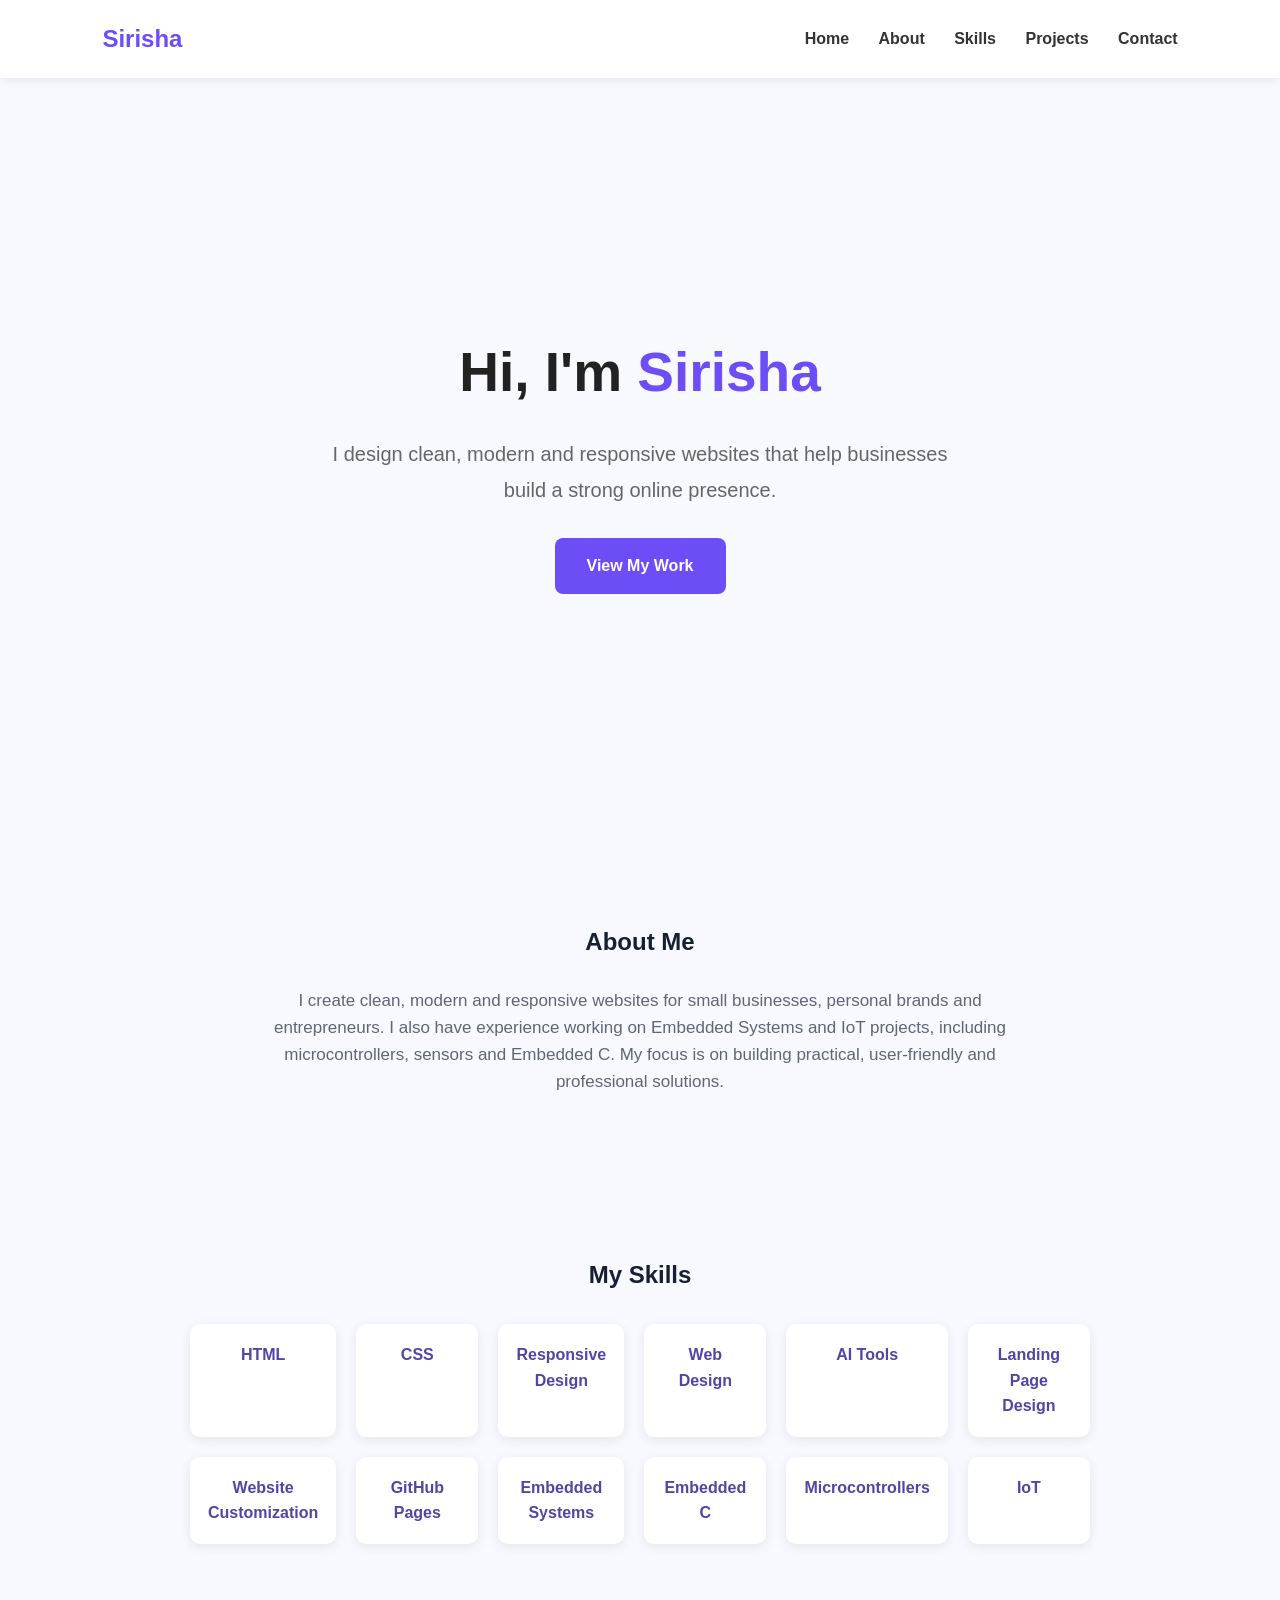
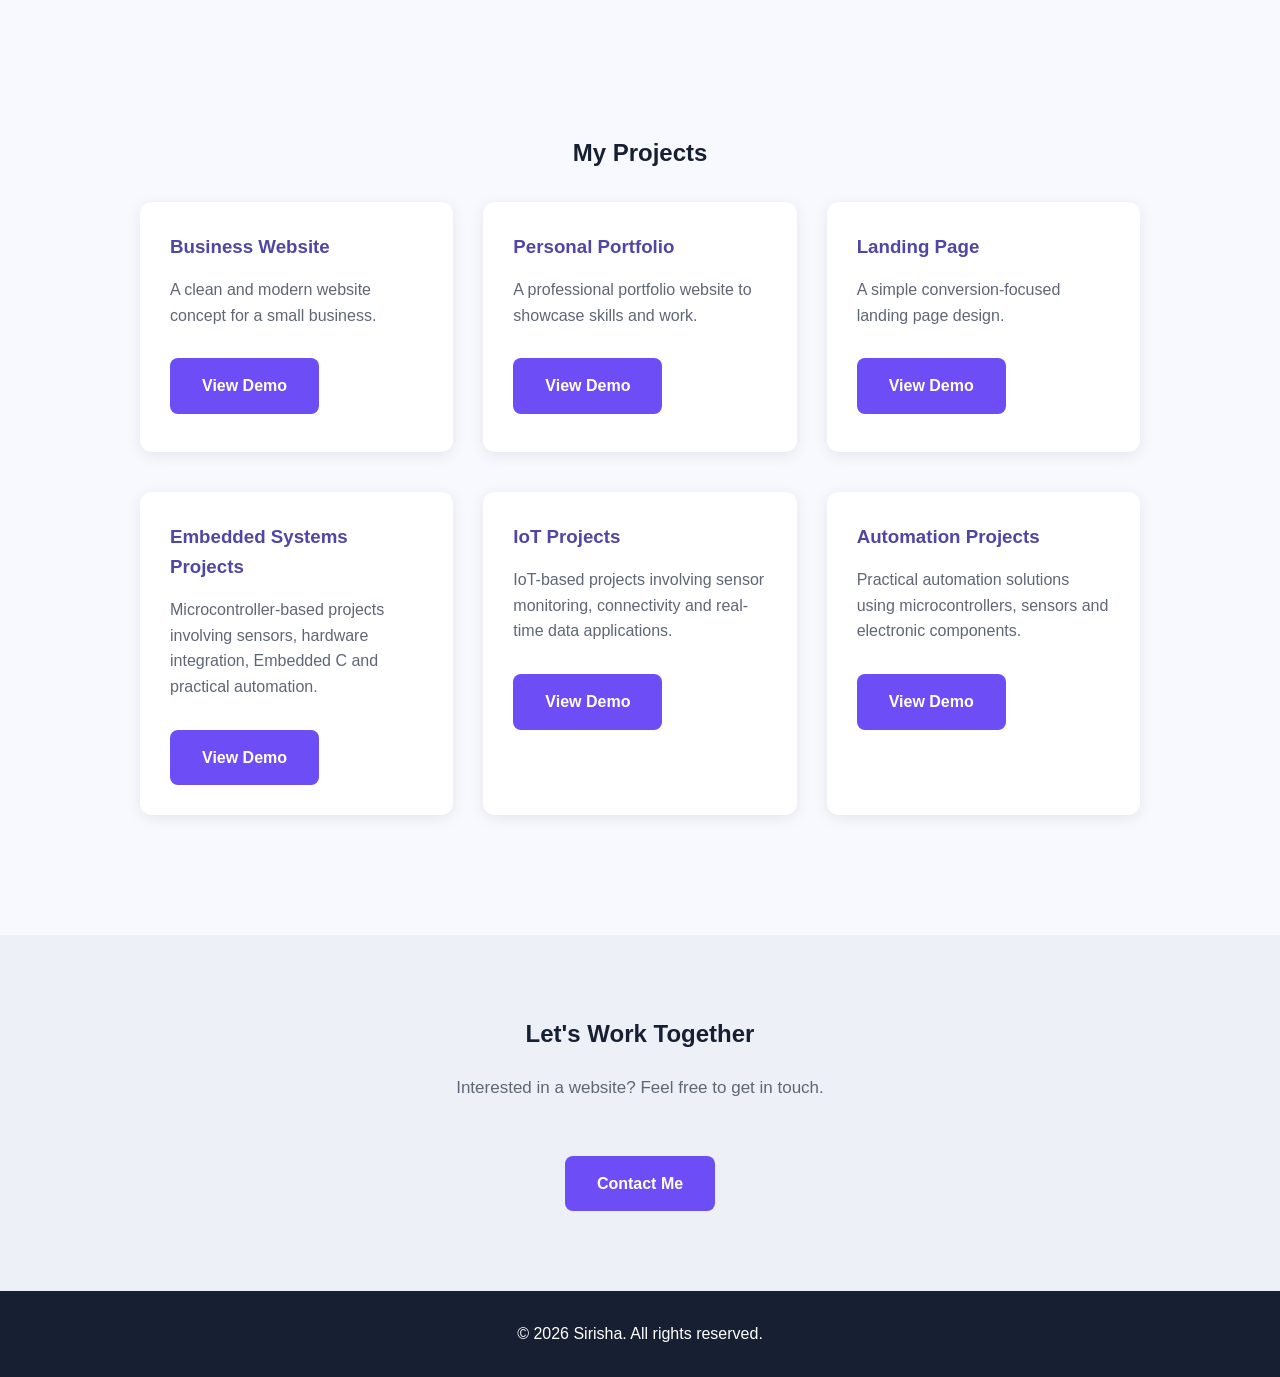
<file: index.html>
<!DOCTYPE html>
<html lang="en">
<head>
    <meta charset="UTF-8">
    <meta name="viewport" content="width=device-width, initial-scale=1.0">
    <title>Sirisha | Web Designer</title>

    <style>
        * {
            margin: 0;
            padding: 0;
            box-sizing: border-box;
        }

        body {
            font-family: Arial, sans-serif;
            line-height: 1.6;
            color: #222;
            background: #f8f9ff;
        }

        nav {
            background: #ffffff;
            padding: 20px 8%;
            display: flex;
            justify-content: space-between;
            align-items: center;
            box-shadow: 0 2px 10px rgba(0,0,0,0.08);
            position: sticky;
            top: 0;
            z-index: 100;
        }

        nav h2 {
            color: #6c4df6;
        }

        nav a {
            text-decoration: none;
            color: #333;
            margin-left: 25px;
            font-weight: bold;
            transition: 0.3s ease;
        }
        nav a:hover {
                color: #6c4df6;
                 }

        .hero {
            min-height: 85vh;
            display: flex;
            justify-content: center;
            align-items: center;
            text-align: center;
            padding: 60px 20px;
        }

        .hero h1 {
            font-size: 55px;
            margin-bottom: 20px;
        }

        .hero h1 span {
            color: #6c4df6;
        }

        .hero p {
            font-size: 20px;
            color: #666;
            max-width: 650px;
            margin: auto;
            line-height: 1.8;

        }

        .button {
            display: inline-block;
            margin-top: 30px;
            padding: 15px 32px;
            background: #6c4df6;
            color: white;
            text-decoration: none;
            border-radius: 8px;
            font-weight: bold;
        }
        .button:hover {
              opacity: 0.85;
              transform: translateY(-2px);
              box-shadow: 0 6px 15px rgba(108,77,246,0.25);
                   }

      .projects {
    display: grid;
    grid-template-columns: repeat(3, 1fr);
    gap: 30px;
    max-width: 1000px;
    margin: 30px auto;
}

       .project {
    background: white;
    padding: 30px;
    width: 100%;
    min-height: 250px;
    border-radius: 12px;
    box-shadow: 0 3px 15px rgba(0,0,0,0.08);
    margin-bottom: 10px;
    transition: 0.3s ease;
}
        .project:hover {
    transform: translateY(-5px);
    box-shadow: 0 8px 20px rgba(0,0,0,0.12);
}
.skills {
    display: grid;
grid-template-columns: repeat(6, 1fr);
    gap: 20px;
    max-width: 900px;
    margin: 30px auto;
}

.skill {
    background: white;
    padding: 18px;
    text-align: center;
    border-radius: 10px;
    box-shadow: 0 3px 12px rgba(0,0,0,0.08);
    font-weight: bold;
    color: #4f46a5;
    transition: 0.3s ease;
}
        .skill:hover {
    transform: translateY(-5px);
    box-shadow: 0 8px 20px rgba(0,0,0,0.12);
}
        
        .project h3 {
            margin-bottom: 15px;
            color: #6c4df6;
        }

        .project p {
            color: #666;
        }

        .contact {
            text-align: center;
            background: #eeeaff;
        }

        footer {
            text-align: center;
            padding: 25px;
            background: #222;
            color: white;
        }

        @media (max-width: 700px) {
            .hero h1 {
                font-size: 40px;
            }

            nav {
                flex-direction: column;
                gap: 15px;
            }

            nav a {
                margin: 0 8px;
            }
              .projects {
        grid-template-columns: 1fr;
    }
            .skills {
    grid-template-columns: 1fr;
}
        }
        /* Professional Theme */


section h2 {
    color: #172033;
    text-align: center;
    margin-bottom: 25px;
}
        section {
    padding: 80px 20px;
}

.about {
    color: #5f6675;
    max-width: 800px;
    margin: 0 auto;
    text-align: center;
    padding: 0 20px;
    font-size: 17px;
}

.project h3 {
    color: #4f46a5;
}

.project p {
    color: #5f6675;
    margin-bottom: 20px;
}
        .project .button {
    margin-top: 10px;
}

.contact {
    background: #eef0f8;
    padding: 80px 20px;
    text-align: center;
}
        .contact h2 {
    margin-bottom: 20px;
          }
        .contact p {
    color: #5f6675;
    font-size: 17px;
    margin-bottom: 25px;
}
footer {
    background: #172033;
    padding: 30px 20px;
    text-align: center;
}
    </style>
</head>

<body>

    <nav>
        <h2>Sirisha</h2>

        <div>
            <a href="#home">Home</a>
            <a href="#about">About</a>
            <a href="#skills">Skills</a>
            <a href="#projects">Projects</a>
            <a href="#contact">Contact</a>
        </div>
    </nav>

    <section class="hero" id="home">
        <div>
           <h1>Hi, I'm <span>Sirisha</span></h1>

<p>
    I design clean, modern and responsive websites
    that help businesses build a strong online presence.
</p>

<a href="#projects" class="button">View My Work</a>
        </div>
    </section>

    <section id="about">
        <h2>About Me</h2>
<p class="about">
    I create clean, modern and responsive websites for small businesses,
    personal brands and entrepreneurs. I also have experience working on
    Embedded Systems and IoT projects, including microcontrollers,
    sensors and Embedded C. My focus is on building practical,
    user-friendly and professional solutions.
</p>
    </section>

    <section id="skills">
        <h2>My Skills</h2>

        <div class="skills">
            <div class="skill">HTML</div>
            <div class="skill">CSS</div>
            <div class="skill">Responsive Design</div>
            <div class="skill">Web Design</div>
            <div class="skill">AI Tools</div>
            <div class="skill">Landing Page Design</div>
            <div class="skill">Website Customization</div>
            <div class="skill">GitHub Pages</div>
            <div class="skill">Embedded Systems</div>
            <div class="skill">Embedded C</div>
            <div class="skill">Microcontrollers</div>
            <div class="skill">IoT</div>
            
        </div>
    </section>

    <section id="projects">
        <h2>My Projects</h2>

    <div class="projects">
    <div class="project">
        <h3>Business Website</h3>
        <p>
            A clean and modern website concept for a small business.
        </p>
        <a href="business.html" class="button">View Demo</a>
    </div>

    <div class="project">
        <h3>Personal Portfolio</h3>
        <p>
            A professional portfolio website to showcase skills and work.
        </p>
       <a href="Portfolio.html" class="button">View Demo</a>
    </div>

    <div class="project">
        <h3>Landing Page</h3>
        <p>
            A simple conversion-focused landing page design.
        </p>
        <a href="landing.html" class="button">View Demo</a>
    </div>

    <div class="project">
        <h3>Embedded Systems Projects</h3>
        <p>
            Microcontroller-based projects involving sensors,
            hardware integration, Embedded C and practical automation.
        </p>
       <a href="Embedded.html" class="button">View Demo</a>
    </div>

  <div class="project">
    <h3>IoT Projects</h3>
    <p>
        IoT-based projects involving sensor monitoring,
        connectivity and real-time data applications.
    </p>
   <a href="IOT.html" class="button">View Demo</a>
</div>

<div class="project">
    <h3>Automation Projects</h3>
    <p>
        Practical automation solutions using microcontrollers,
        sensors and electronic components.
    </p>
    <a href="Automation.html" class="button">View Demo</a>
</div>
        
</div>
    </section>

    <section id="contact" class="contact">
        <h2>Let's Work Together</h2>

        <p>
            Interested in a website? Feel free to get in touch.
        </p>

  <a href="https://mail.google.com/mail/?view=cm&fs=1&to=sirishavelpula6@gmail.com" class="button" target="_blank">Contact Me</a>
    </section>

    <footer>
        <p>© 2026 Sirisha. All rights reserved.</p>
    </footer>

</body>
</html>
</file>
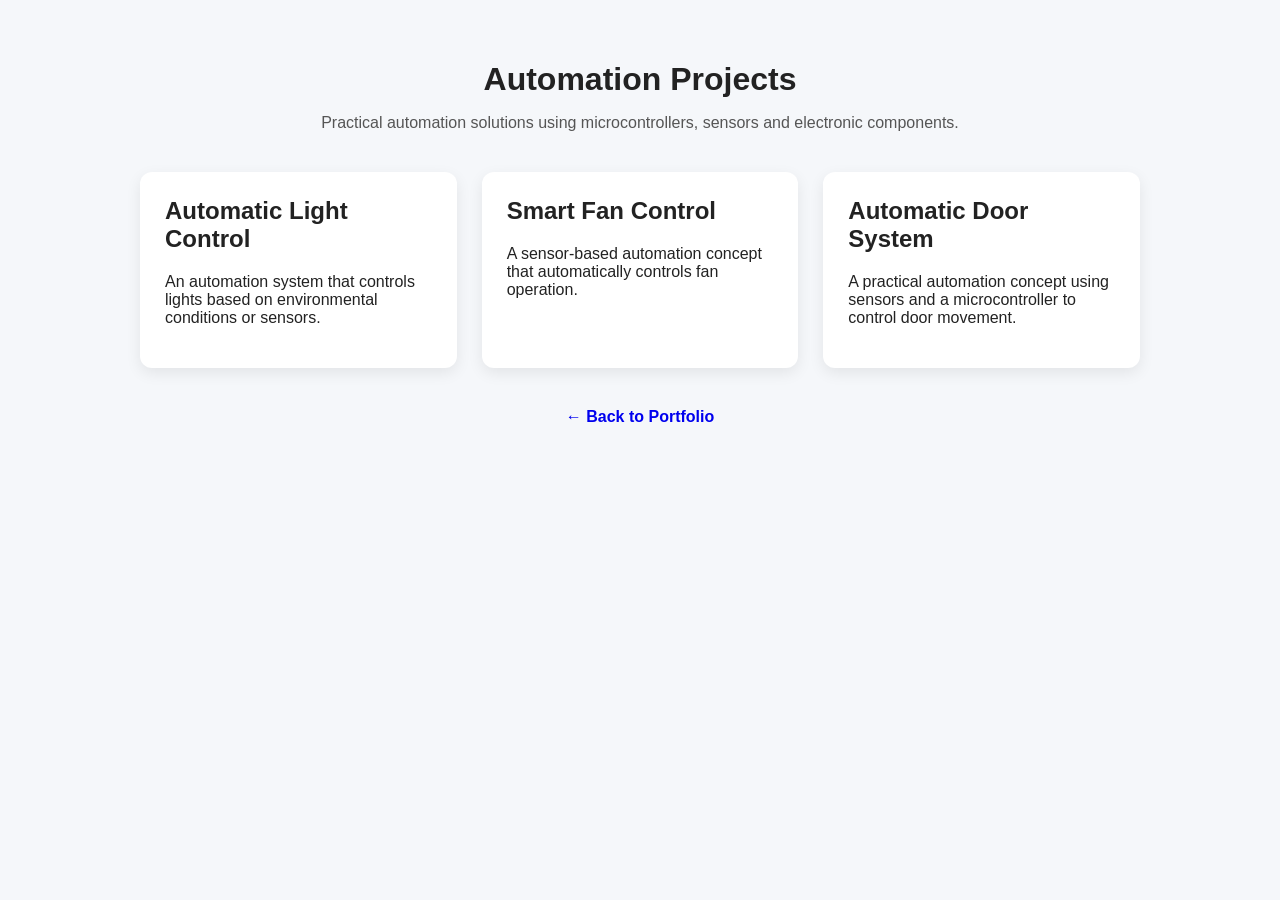
<file: Automation.html>
<!DOCTYPE html>
<html lang="en">
<head>
    <meta charset="UTF-8">
    <meta name="viewport" content="width=device-width, initial-scale=1.0">
    <title>Automation Projects</title>

    <style>
        body {
            font-family: Arial, sans-serif;
            margin: 0;
            padding: 40px;
            background: #f5f7fa;
            color: #222;
        }

        h1 {
            text-align: center;
            margin-bottom: 10px;
        }

        .intro {
            text-align: center;
            margin-bottom: 40px;
            color: #555;
        }

        .projects {
            display: grid;
            grid-template-columns: repeat(auto-fit, minmax(250px, 1fr));
            gap: 25px;
            max-width: 1000px;
            margin: auto;
        }

        .project {
            background: white;
            padding: 25px;
            border-radius: 12px;
            box-shadow: 0 5px 15px rgba(0,0,0,0.08);
        }

        .project h2 {
            margin-top: 0;
        }

        .back {
            display: block;
            text-align: center;
            margin-top: 40px;
            text-decoration: none;
            font-weight: bold;
        }
    </style>
</head>

<body>

    <h1>Automation Projects</h1>

    <p class="intro">
        Practical automation solutions using microcontrollers,
        sensors and electronic components.
    </p>

    <div class="projects">

        <div class="project">
            <h2>Automatic Light Control</h2>
            <p>
                An automation system that controls lights
                based on environmental conditions or sensors.
            </p>
        </div>

        <div class="project">
            <h2>Smart Fan Control</h2>
            <p>
                A sensor-based automation concept that
                automatically controls fan operation.
            </p>
        </div>

        <div class="project">
            <h2>Automatic Door System</h2>
            <p>
                A practical automation concept using sensors
                and a microcontroller to control door movement.
            </p>
        </div>

    </div>

    <a href="index.html" class="back">← Back to Portfolio</a>

</body>
</html>
</file>
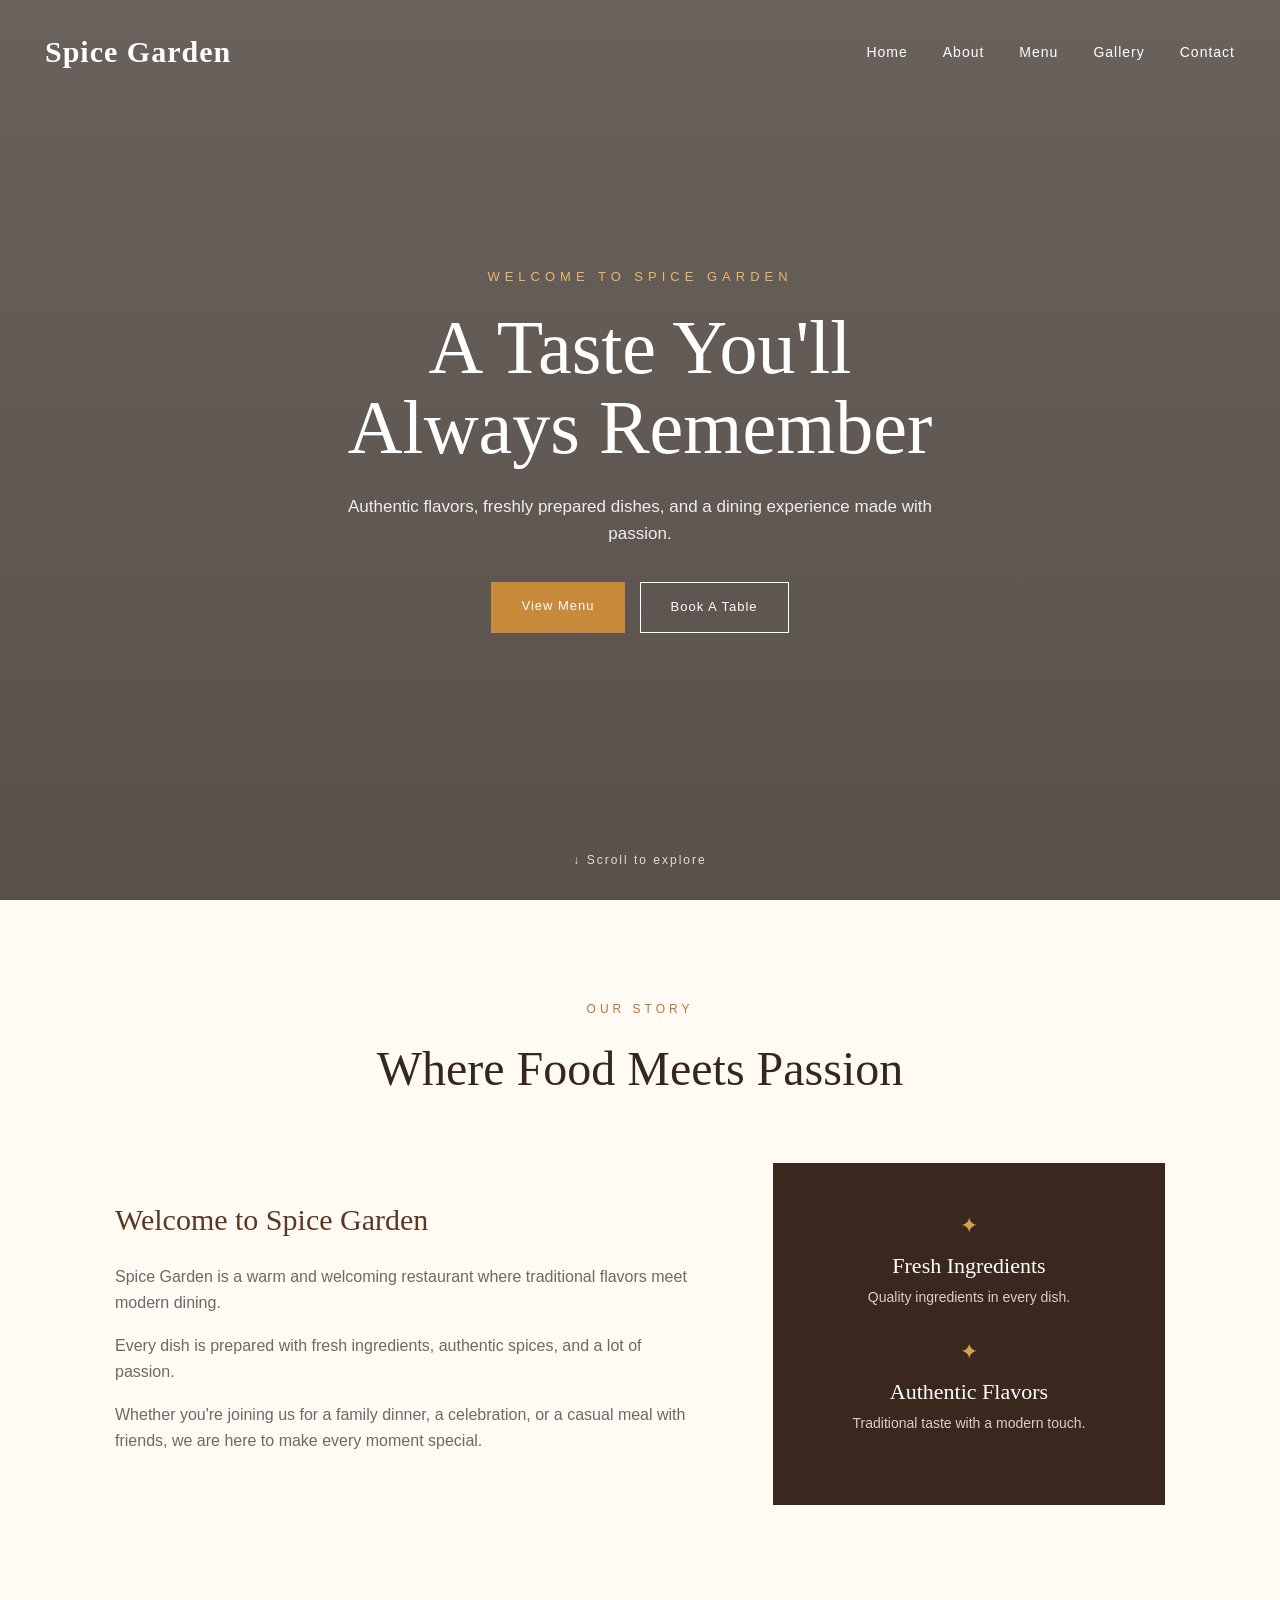
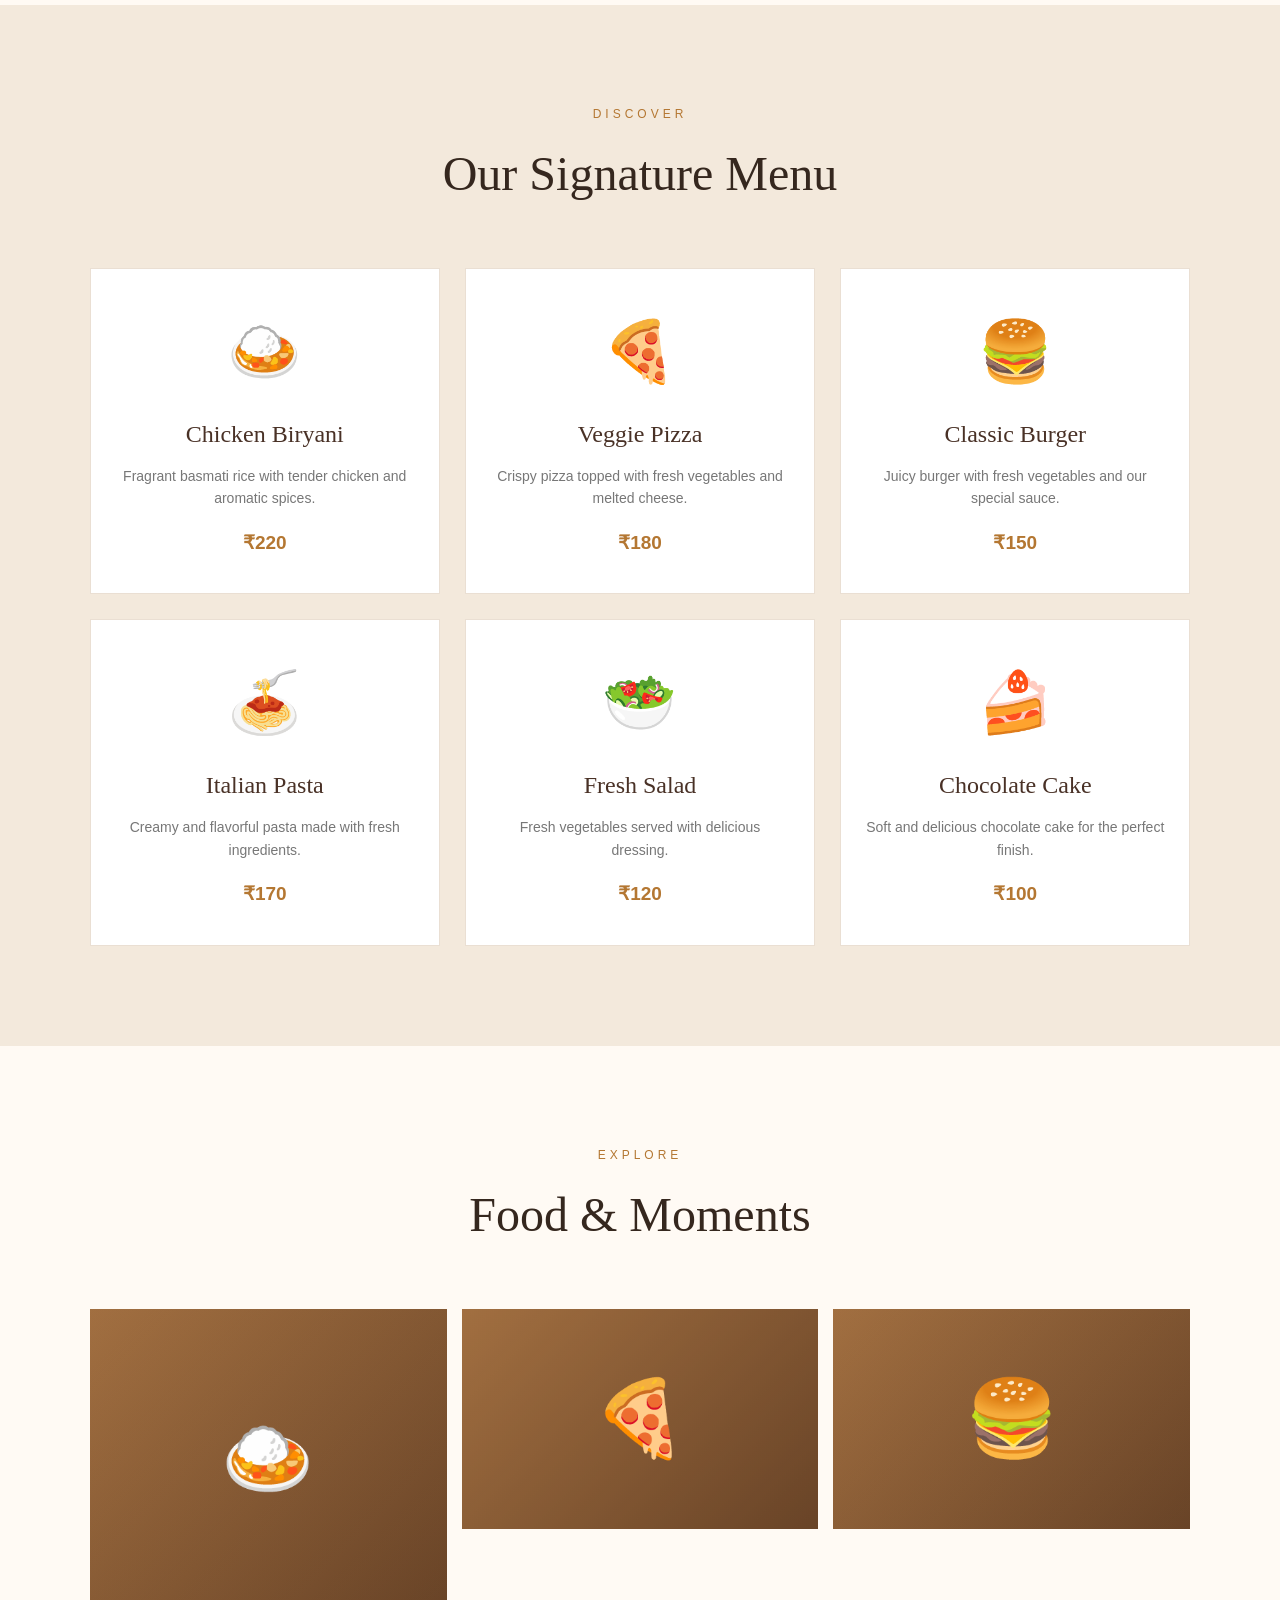
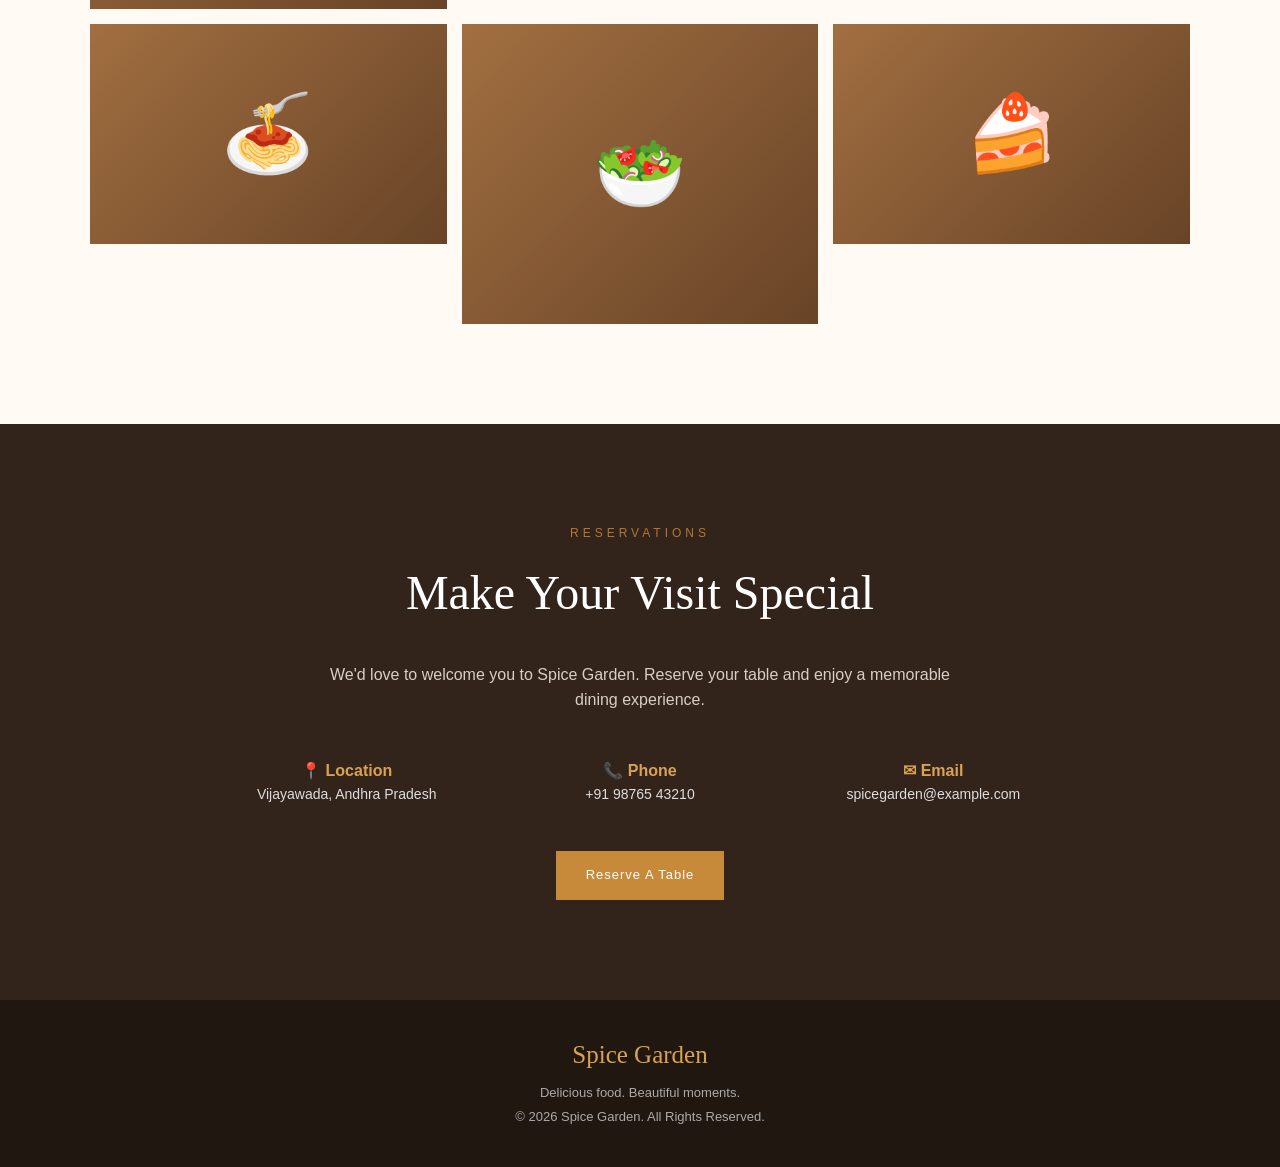
<file: business.html>
<!DOCTYPE html>
<html lang="en">
<head>
    <meta charset="UTF-8">
    <meta name="viewport" content="width=device-width, initial-scale=1.0">

    <meta name="description" content="Spice Garden Restaurant">

    <title>Spice Garden | Restaurant</title>

    <link rel="stylesheet" href="style.css">
</head>

<body>

    <!-- Navigation -->
    <header>
        <nav>
            <div class="logo">Spice Garden</div>

            <ul class="nav-links">
                <li><a href="#home">Home</a></li>
                <li><a href="#about">About</a></li>
                <li><a href="#menu">Menu</a></li>
                <li><a href="#gallery">Gallery</a></li>
                <li><a href="#contact">Contact</a></li>
            </ul>
        </nav>
    </header>


    <!-- Hero Section -->
    <section id="home" class="hero">

        <div class="hero-content">

            <p class="hero-small">WELCOME TO SPICE GARDEN</p>

            <h1>A Taste You'll<br>Always Remember</h1>

            <p class="hero-description">
                Authentic flavors, freshly prepared dishes,
                and a dining experience made with passion.
            </p>

            <div class="hero-buttons">
                <a href="#menu" class="btn primary-btn">View Menu</a>
                <a href="#contact" class="btn outline-btn">Book A Table</a>
            </div>

        </div>

        <div class="scroll-text">
            ↓ Scroll to explore
        </div>

    </section>


    <!-- About Section -->
    <section id="about" class="about-section">

        <p class="subtitle">OUR STORY</p>

        <h2>Where Food Meets Passion</h2>

        <div class="about-container">

            <div class="about-text">

                <h3>Welcome to Spice Garden</h3>

                <p>
                    Spice Garden is a warm and welcoming restaurant
                    where traditional flavors meet modern dining.
                </p>

                <p>
                    Every dish is prepared with fresh ingredients,
                    authentic spices, and a lot of passion.
                </p>

                <p>
                    Whether you're joining us for a family dinner,
                    a celebration, or a casual meal with friends,
                    we are here to make every moment special.
                </p>

            </div>

            <div class="about-box">
                <div class="about-icon">✦</div>
                <h3>Fresh Ingredients</h3>
                <p>Quality ingredients in every dish.</p>

                <div class="about-icon">✦</div>
                <h3>Authentic Flavors</h3>
                <p>Traditional taste with a modern touch.</p>
            </div>

        </div>

    </section>


    <!-- Menu Section -->
    <section id="menu" class="menu-section">

        <p class="subtitle">DISCOVER</p>

        <h2>Our Signature Menu</h2>

        <div class="menu-container">

            <div class="menu-card">
                <div class="food-image">🍛</div>
                <h3>Chicken Biryani</h3>
                <p>
                    Fragrant basmati rice with tender chicken
                    and aromatic spices.
                </p>
                <span>₹220</span>
            </div>


            <div class="menu-card">
                <div class="food-image">🍕</div>
                <h3>Veggie Pizza</h3>
                <p>
                    Crispy pizza topped with fresh vegetables
                    and melted cheese.
                </p>
                <span>₹180</span>
            </div>


            <div class="menu-card">
                <div class="food-image">🍔</div>
                <h3>Classic Burger</h3>
                <p>
                    Juicy burger with fresh vegetables
                    and our special sauce.
                </p>
                <span>₹150</span>
            </div>


            <div class="menu-card">
                <div class="food-image">🍝</div>
                <h3>Italian Pasta</h3>
                <p>
                    Creamy and flavorful pasta made
                    with fresh ingredients.
                </p>
                <span>₹170</span>
            </div>


            <div class="menu-card">
                <div class="food-image">🥗</div>
                <h3>Fresh Salad</h3>
                <p>
                    Fresh vegetables served with
                    delicious dressing.
                </p>
                <span>₹120</span>
            </div>


            <div class="menu-card">
                <div class="food-image">🍰</div>
                <h3>Chocolate Cake</h3>
                <p>
                    Soft and delicious chocolate cake
                    for the perfect finish.
                </p>
                <span>₹100</span>
            </div>

        </div>

    </section>


    <!-- Gallery Section -->
    <section id="gallery" class="gallery-section">

        <p class="subtitle">EXPLORE</p>

        <h2>Food & Moments</h2>

        <div class="gallery-container">

            <div class="gallery-item large">🍛</div>
            <div class="gallery-item">🍕</div>
            <div class="gallery-item">🍔</div>
            <div class="gallery-item">🍝</div>
            <div class="gallery-item large">🥗</div>
            <div class="gallery-item">🍰</div>

        </div>

    </section>


    <!-- Contact Section -->
    <section id="contact" class="contact-section">

        <p class="subtitle">RESERVATIONS</p>

        <h2>Make Your Visit Special</h2>

        <p class="contact-intro">
            We'd love to welcome you to Spice Garden.
            Reserve your table and enjoy a memorable dining experience.
        </p>

        <div class="contact-info">

            <div>
                <strong>📍 Location</strong>
                <p>Vijayawada, Andhra Pradesh</p>
            </div>

            <div>
                <strong>📞 Phone</strong>
                <p>+91 98765 43210</p>
            </div>

            <div>
                <strong>✉ Email</strong>
                <p>spicegarden@example.com</p>
            </div>

        </div>

        <a href="mailto:spicegarden@example.com" class="btn primary-btn">
            Reserve A Table
        </a>

    </section>


    <!-- Footer -->
    <footer>

        <h3>Spice Garden</h3>

        <p>Delicious food. Beautiful moments.</p>

        <p>© 2026 Spice Garden. All Rights Reserved.</p>

    </footer>

</body>
</html>
</file>
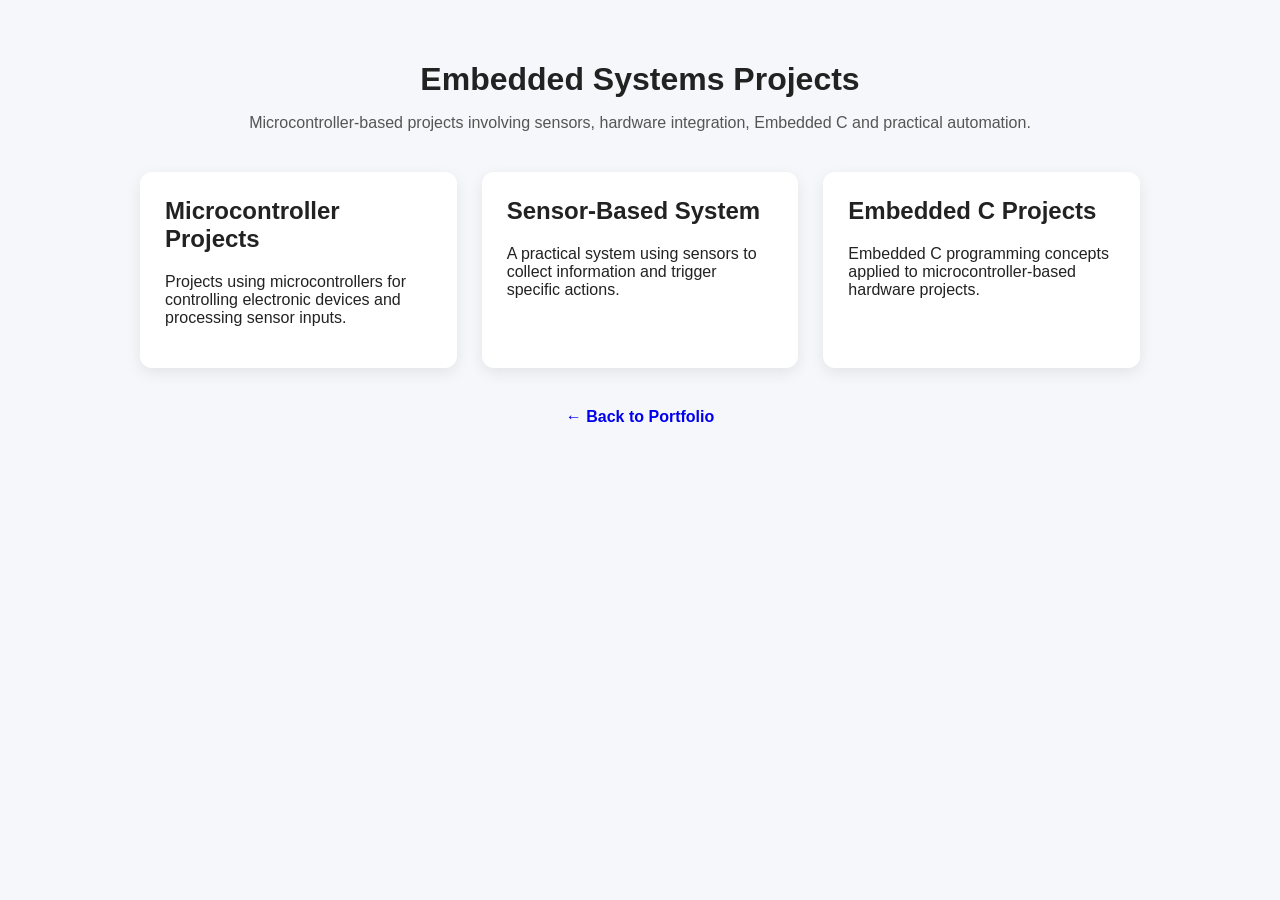
<file: Embedded.html>
<!DOCTYPE html>
<html lang="en">
<head>
    <meta charset="UTF-8">
    <meta name="viewport" content="width=device-width, initial-scale=1.0">
    <title>Embedded Systems Projects</title>

    <style>
        body {
            font-family: Arial, sans-serif;
            margin: 0;
            padding: 40px;
            background: #f5f7fa;
            color: #222;
        }

        h1 {
            text-align: center;
            margin-bottom: 10px;
        }

        .intro {
            text-align: center;
            margin-bottom: 40px;
            color: #555;
        }

        .projects {
            display: grid;
            grid-template-columns: repeat(auto-fit, minmax(250px, 1fr));
            gap: 25px;
            max-width: 1000px;
            margin: auto;
        }

        .project {
            background: white;
            padding: 25px;
            border-radius: 12px;
            box-shadow: 0 5px 15px rgba(0,0,0,0.08);
        }

        .project h2 {
            margin-top: 0;
        }

        .back {
            display: block;
            text-align: center;
            margin-top: 40px;
            text-decoration: none;
            font-weight: bold;
        }
    </style>
</head>

<body>

    <h1>Embedded Systems Projects</h1>

    <p class="intro">
        Microcontroller-based projects involving sensors,
        hardware integration, Embedded C and practical automation.
    </p>

    <div class="projects">

        <div class="project">
            <h2>Microcontroller Projects</h2>
            <p>
                Projects using microcontrollers for controlling
                electronic devices and processing sensor inputs.
            </p>
        </div>

        <div class="project">
            <h2>Sensor-Based System</h2>
            <p>
                A practical system using sensors to collect
                information and trigger specific actions.
            </p>
        </div>

        <div class="project">
            <h2>Embedded C Projects</h2>
            <p>
                Embedded C programming concepts applied to
                microcontroller-based hardware projects.
            </p>
        </div>

    </div>

    <a href="index.html" class="back">← Back to Portfolio</a>

</body>
</html>
</file>
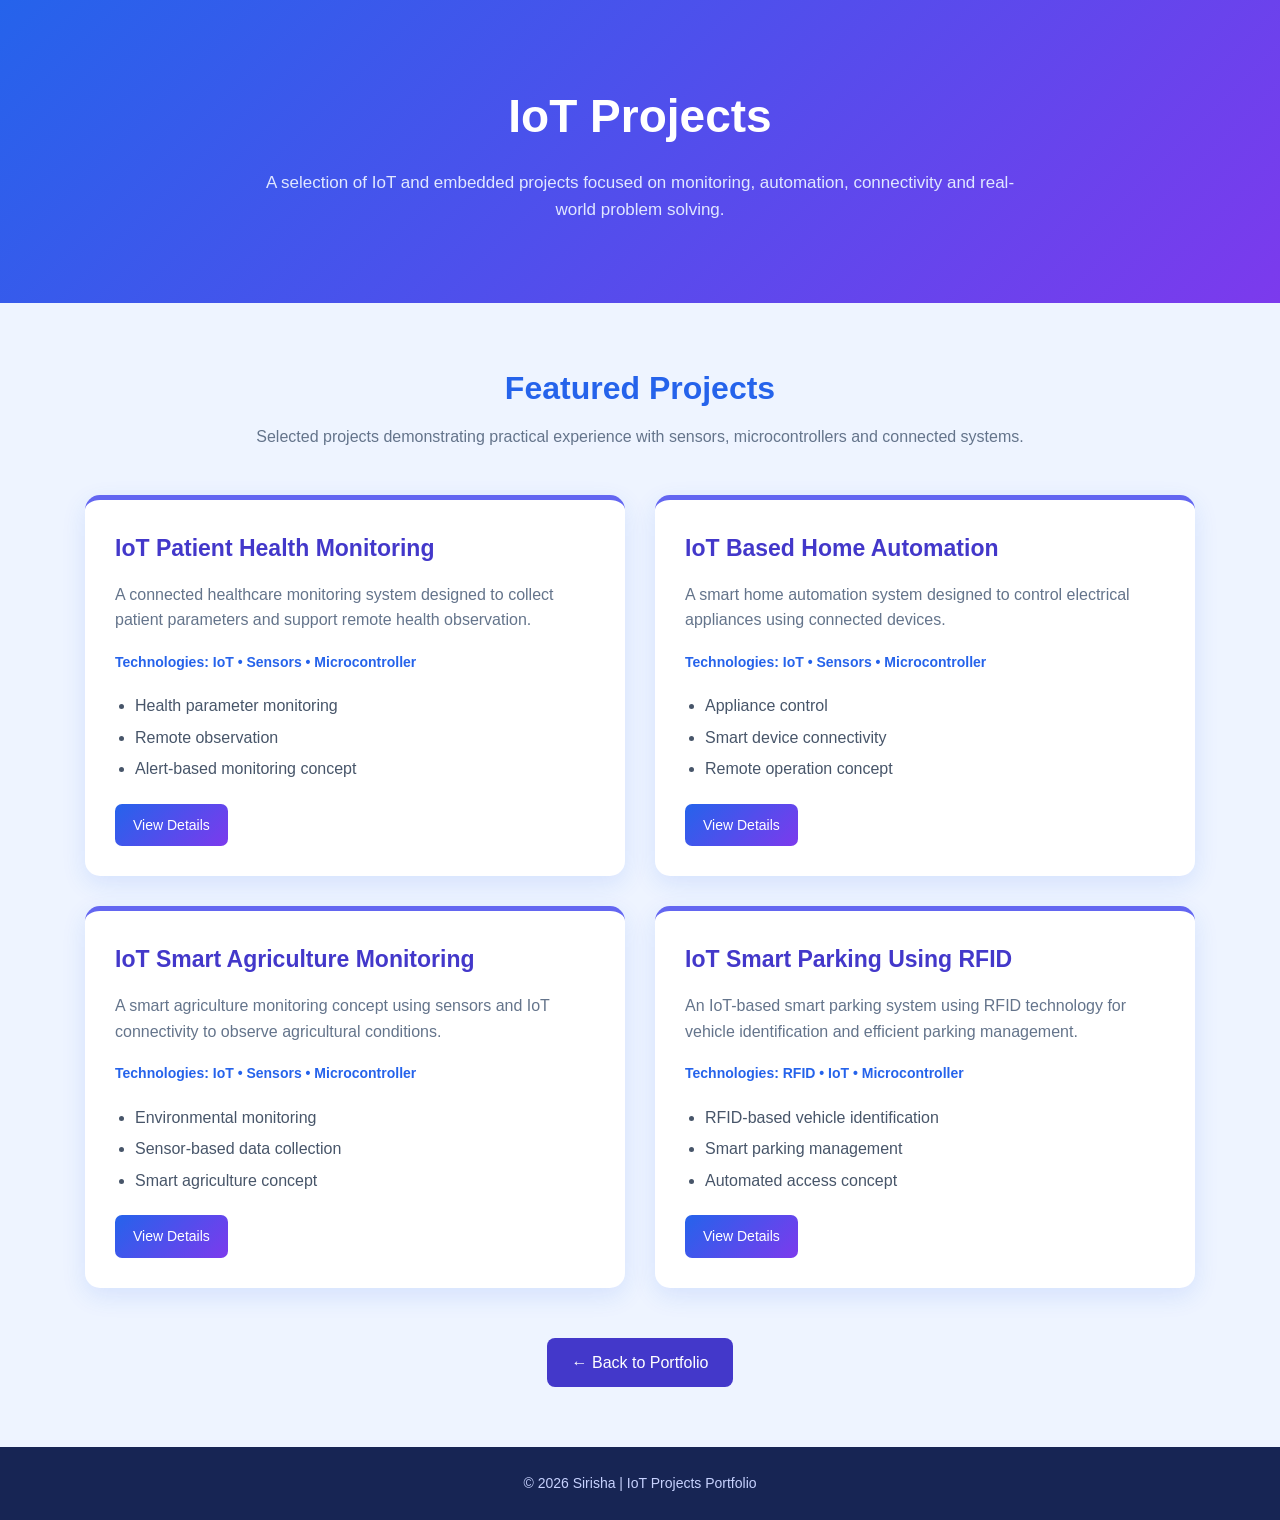
<file: IOT.html>
<!DOCTYPE html>
<html lang="en">
<head>
    <meta charset="UTF-8">
    <meta name="viewport" content="width=device-width, initial-scale=1.0">

    <title>IoT Projects | Sirisha</title>
<style>
    * {
    margin: 0;
    padding: 0;
    box-sizing: border-box;
}

body {
    font-family: Arial, sans-serif;
    background: #eef4ff;
    color: #1e293b;
    line-height: 1.6;
}

header {
    background: linear-gradient(135deg, #2563eb, #7c3aed);
    color: white;
    text-align: center;
    padding: 80px 20px;
}

header h1 {
    font-size: 46px;
    margin-bottom: 15px;
}

header p {
    max-width: 750px;
    margin: auto;
    color: #e0e7ff;
    font-size: 17px;
}

.container {
    max-width: 1150px;
    margin: 60px auto;
    padding: 0 20px;
}

.section-title {
    text-align: center;
    margin-bottom: 45px;
}

.section-title h2 {
    font-size: 32px;
    margin-bottom: 10px;
    color: #2563eb;
}

.section-title p {
    color: #64748b;
}

.projects {
    display: grid;
    grid-template-columns: repeat(2, 1fr);
    gap: 30px;
}

.project {
    background: white;
    padding: 30px;
    border-radius: 15px;
    border-top: 5px solid #6366f1;
    box-shadow: 0 8px 25px rgba(37, 99, 235, 0.12);
    transition: 0.25s ease;
}

.project:hover {
    transform: translateY(-6px);
    box-shadow: 0 12px 30px rgba(124, 58, 237, 0.18);
}

.project h3 {
    font-size: 23px;
    margin-bottom: 15px;
    color: #4338ca;
}

.project p {
    color: #64748b;
    margin-bottom: 18px;
}

.tech {
    margin-bottom: 20px;
    font-size: 14px;
    font-weight: bold;
    color: #2563eb;
}

.features {
    margin-bottom: 22px;
    padding-left: 20px;
    color: #475569;
}

.features li {
    margin-bottom: 6px;
}

.button {
    display: inline-block;
    padding: 10px 18px;
    background: linear-gradient(135deg, #2563eb, #7c3aed);
    color: white;
    text-decoration: none;
    border-radius: 7px;
    font-size: 14px;
}

.button:hover {
    opacity: 0.85;
}

.back {
    display: block;
    width: fit-content;
    margin: 50px auto;
    padding: 12px 25px;
    background: #4338ca;
    color: white;
    text-decoration: none;
    border-radius: 8px;
}

.back:hover {
    background: #2563eb;
}

footer {
    background: #172554;
    color: #c7d2fe;
    text-align: center;
    padding: 25px;
    margin-top: 60px;
    font-size: 14px;
}

@media (max-width: 750px) {
    .projects {
        grid-template-columns: 1fr;
    }

    header h1 {
        font-size: 36px;
    }
}
    </style>
    
</head>

<body>

    <header>
<h1>IoT Projects</h1>

        <p>
            A selection of IoT and embedded projects focused on
            monitoring, automation, connectivity and real-world
            problem solving.
                </p>
    </header>
    <main class="container">

        <div class="section-title">
            <h2>Featured Projects</h2>

            <p>
                Selected projects demonstrating practical experience
                with sensors, microcontrollers and connected systems.
            </p>
        </div>


        <div class="projects">

            <div class="project">
                <h3>IoT Patient Health Monitoring</h3>

                <p>
                    A connected healthcare monitoring system designed
                    to collect patient parameters and support remote
                    health observation.
                </p>

                <div class="tech">
                    Technologies: IoT • Sensors • Microcontroller
                </div>

                <ul class="features">
                    <li>Health parameter monitoring</li>
                    <li>Remote observation</li>
                    <li>Alert-based monitoring concept</li>
                </ul>

                <a href="#" class="button">View Details</a>
            </div>


            <div class="project">
                <h3>IoT Based Home Automation</h3>

                <p>
                    A smart home automation system designed to control
                    electrical appliances using connected devices.
                </p>

                <div class="tech">
                    Technologies: IoT • Sensors • Microcontroller
                </div>

                <ul class="features">
                    <li>Appliance control</li>
                    <li>Smart device connectivity</li>
                    <li>Remote operation concept</li>
                </ul>

                <a href="#" class="button">View Details</a>
            </div>

            <div class="project">
                <h3>IoT Smart Agriculture Monitoring</h3>

                <p>
                    A smart agriculture monitoring concept using
                    sensors and IoT connectivity to observe
                    agricultural conditions.
                </p>

                <div class="tech">
                    Technologies: IoT • Sensors • Microcontroller
                </div>

                <ul class="features">
                    <li>Environmental monitoring</li>
                    <li>Sensor-based data collection</li>
                    <li>Smart agriculture concept</li>
                </ul>

                <a href="#" class="button">View Details</a>
            </div>
            
<div class="project">
    <h3>IoT Smart Parking Using RFID</h3>

    <p>
        An IoT-based smart parking system using RFID technology
        for vehicle identification and efficient parking management.
    </p>

    <div class="tech">
        Technologies: RFID • IoT • Microcontroller
    </div>

    <ul class="features">
        <li>RFID-based vehicle identification</li>
        <li>Smart parking management</li>
        <li>Automated access concept</li>
    </ul>

    <details>
        <summary class="button">View Details</summary>

        <div class="details-content">

            <h4>Project Overview</h4>
            <p>
                This project focuses on developing an IoT-enabled
                parking management system that uses RFID technology
                to identify vehicles and manage parking access.
            </p>

            <h4>Objective</h4>
            <p>
                To create a smarter and more organized parking system
                by using RFID-based identification and connected
                monitoring.
            </p>

            <h4>Components</h4>
            <p>
                RFID Reader • RFID Tags • Microcontroller •
                Display Unit • Sensors • Power Supply
            </p>

            <h4>Technologies</h4>
            <p>
                IoT • RFID • Embedded Systems • Microcontroller
            </p>

            <h4>Working</h4>
            <p>
                The RFID reader detects the vehicle's RFID tag.
                The microcontroller processes the identification
                information and the system manages the corresponding
                parking access and status.
            </p>

            <h4>Your Role</h4>
            <p>
                Worked on project implementation, hardware integration,
                sensor interfacing, testing and troubleshooting.
            </p>

            <h4>Outcome</h4>
            <p>
                Developed a practical smart parking concept that
                demonstrates the use of RFID, microcontrollers and
                IoT technologies for parking management.
            </p>

            <h4>Project Image</h4>
            <div class="project-image">
                <p>Project image will be added here.</p>
            </div>

        </div>
    </details>
</div>

        </div>


        <a href="index.html" class="back">
            ← Back to Portfolio
        </a>

    </main>


    <footer>
        © 2026 Sirisha | IoT Projects Portfolio
    </footer>

</body>
</html>
</file>
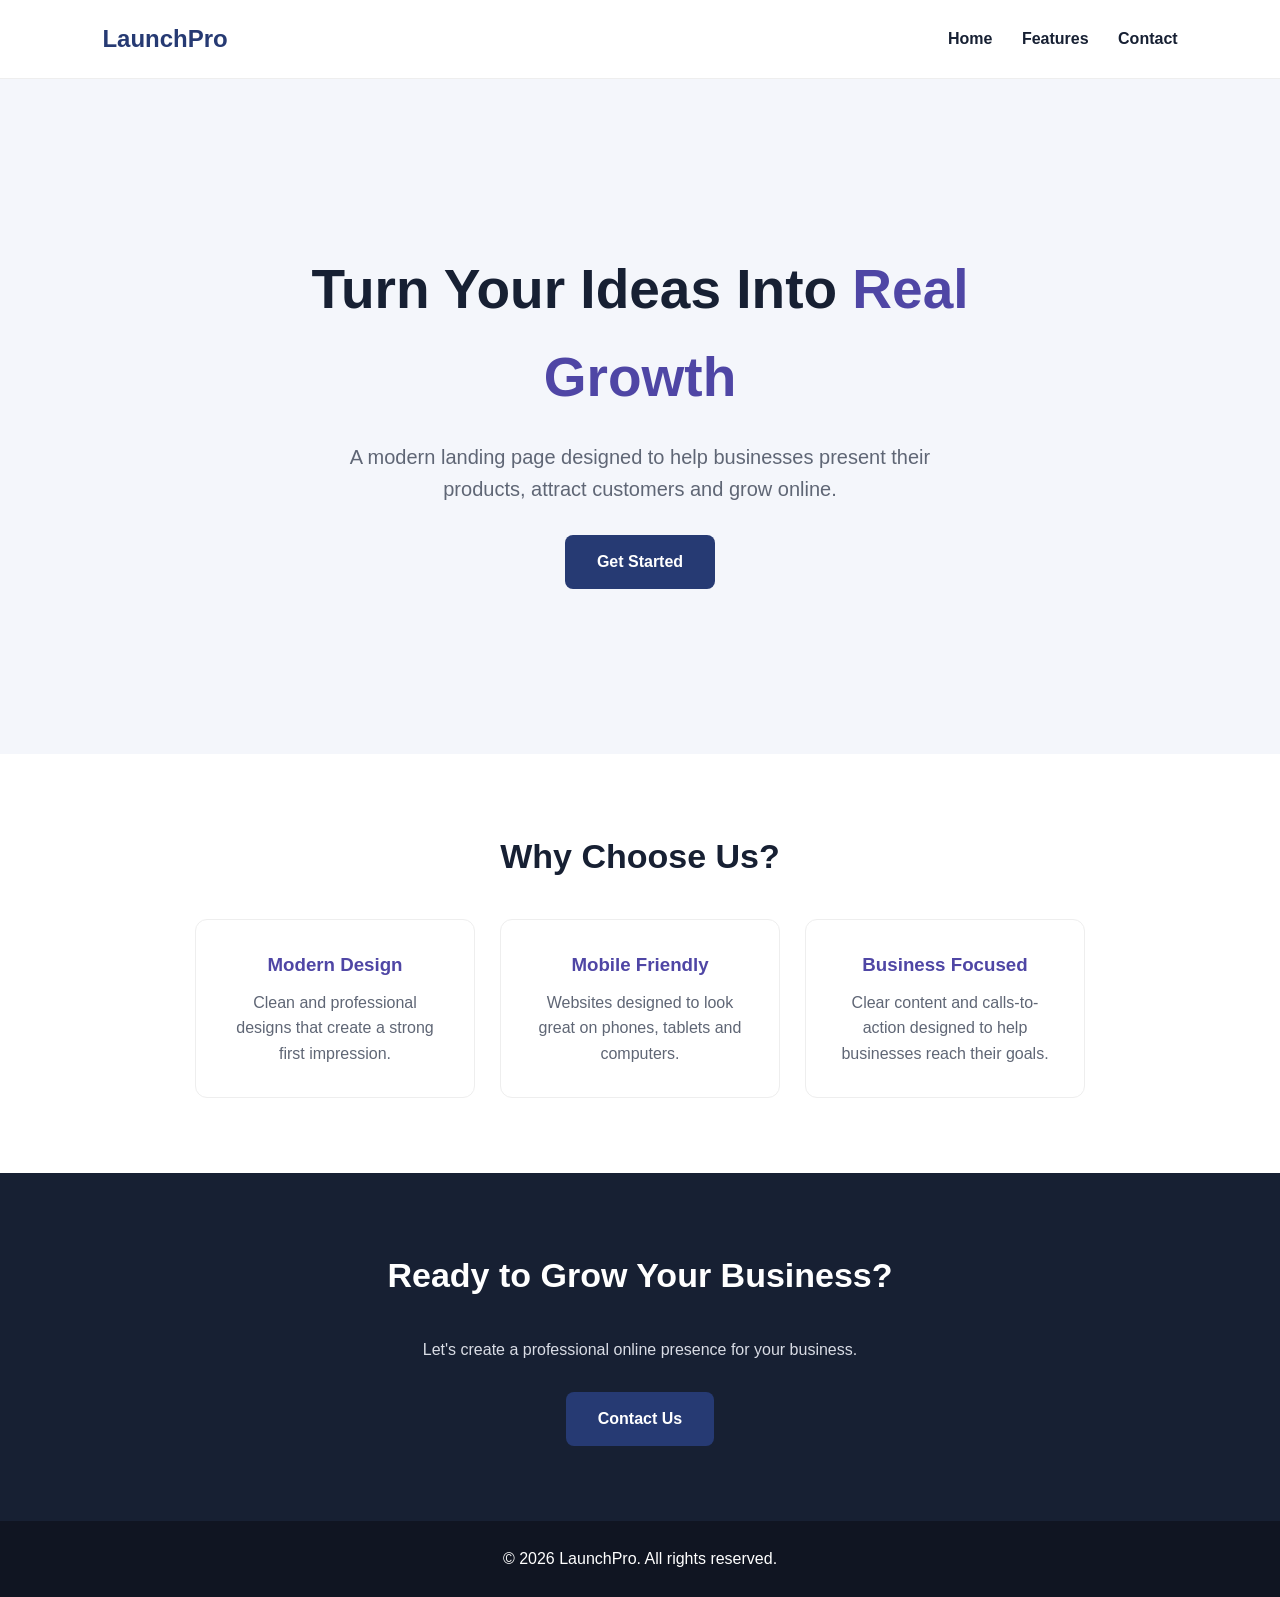
<file: landing.html>
<!DOCTYPE html>
<html lang="en">
<head>
    <meta charset="UTF-8">
    <meta name="viewport" content="width=device-width, initial-scale=1.0">
    <title>LaunchPro | Grow Your Business</title>

    <style>
        * {
            margin: 0;
            padding: 0;
            box-sizing: border-box;
        }

        body {
            font-family: Arial, sans-serif;
            color: #172033;
            background: #ffffff;
            line-height: 1.6;
        }

        header {
            padding: 20px 8%;
            display: flex;
            justify-content: space-between;
            align-items: center;
            border-bottom: 1px solid #eeeeee;
        }

        header h2 {
            color: #263a73;
        }

        nav a {
            text-decoration: none;
            color: #172033;
            margin-left: 25px;
            font-weight: bold;
        }

        .hero {
            min-height: 75vh;
            display: flex;
            justify-content: center;
            align-items: center;
            text-align: center;
            padding: 60px 20px;
            background: #f4f6fb;
        }

        .hero h1 {
            font-size: 55px;
            max-width: 800px;
            margin: auto;
            margin-bottom: 20px;
        }

        .hero h1 span {
            color: #4f46a5;
        }

        .hero p {
            max-width: 650px;
            margin: auto;
            color: #5f6675;
            font-size: 20px;
        }

        .button {
            display: inline-block;
            margin-top: 30px;
            padding: 14px 32px;
            background: #263a73;
            color: white;
            text-decoration: none;
            border-radius: 8px;
            font-weight: bold;
        }

        section {
            padding: 75px 8%;
        }

        section h2 {
            text-align: center;
            font-size: 34px;
            margin-bottom: 35px;
        }

        .features {
            display: flex;
            justify-content: center;
            flex-wrap: wrap;
            gap: 25px;
        }

        .feature {
            width: 280px;
            padding: 30px;
            background: #ffffff;
            border: 1px solid #eeeeee;
            border-radius: 12px;
            text-align: center;
        }

        .feature h3 {
            color: #4f46a5;
            margin-bottom: 10px;
        }

        .feature p {
            color: #5f6675;
        }

        .cta {
            text-align: center;
            background: #172033;
            color: white;
        }

        .cta h2 {
            color: white;
        }

        .cta p {
            color: #d9dce5;
        }

        footer {
            text-align: center;
            padding: 25px;
            background: #101522;
            color: white;
        }

        @media (max-width: 700px) {
            header {
                flex-direction: column;
                gap: 15px;
            }

            nav a {
                margin: 0 8px;
            }

            .hero h1 {
                font-size: 40px;
            }
        }
    </style>
</head>

<body>

    <header>
        <h2>LaunchPro</h2>

        <nav>
            <a href="#home">Home</a>
            <a href="#features">Features</a>
            <a href="#contact">Contact</a>
        </nav>
    </header>

    <section class="hero" id="home">
        <div>
            <h1>
                Turn Your Ideas Into <span>Real Growth</span>
            </h1>

            <p>
                A modern landing page designed to help businesses
                present their products, attract customers and grow online.
            </p>

            <a href="#contact" class="button">Get Started</a>
        </div>
    </section>

    <section id="features">
        <h2>Why Choose Us?</h2>

        <div class="features">

            <div class="feature">
                <h3>Modern Design</h3>
                <p>
                    Clean and professional designs that create
                    a strong first impression.
                </p>
            </div>

            <div class="feature">
                <h3>Mobile Friendly</h3>
                <p>
                    Websites designed to look great on phones,
                    tablets and computers.
                </p>
            </div>

            <div class="feature">
                <h3>Business Focused</h3>
                <p>
                    Clear content and calls-to-action designed
                    to help businesses reach their goals.
                </p>
            </div>

        </div>
    </section>

    <section class="cta" id="contact">
        <h2>Ready to Grow Your Business?</h2>

        <p>
            Let's create a professional online presence for your business.
        </p>

        <a href="mailto:hello@example.com" class="button">
            Contact Us
        </a>
    </section>

    <footer>
        <p>© 2026 LaunchPro. All rights reserved.</p>
    </footer>

</body>
</html>
</file>
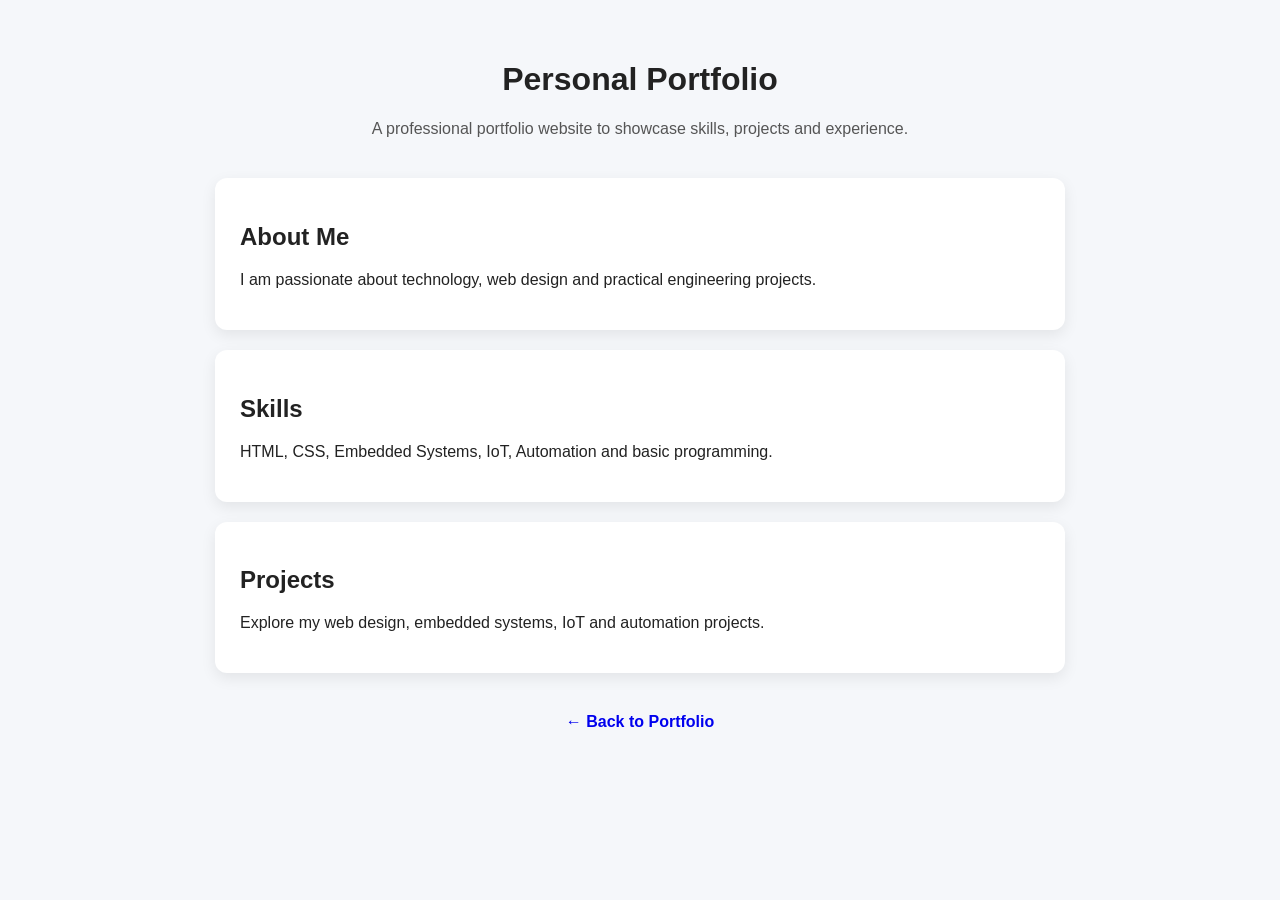
<file: Portfolio.html>
<!DOCTYPE html>
<html lang="en">
<head>
    <meta charset="UTF-8">
    <meta name="viewport" content="width=device-width, initial-scale=1.0">
    <title>Personal Portfolio</title>

    <style>
        body {
            font-family: Arial, sans-serif;
            margin: 0;
            padding: 40px;
            background: #f5f7fa;
            color: #222;
        }

        h1 {
            text-align: center;
        }

        .intro {
            text-align: center;
            color: #555;
            margin-bottom: 40px;
        }

        .section {
            max-width: 800px;
            margin: 20px auto;
            padding: 25px;
            background: white;
            border-radius: 12px;
            box-shadow: 0 5px 15px rgba(0,0,0,0.08);
        }

        .back {
            display: block;
            text-align: center;
            margin-top: 40px;
            text-decoration: none;
            font-weight: bold;
        }
    </style>
</head>

<body>

    <h1>Personal Portfolio</h1>

    <p class="intro">
        A professional portfolio website to showcase skills,
        projects and experience.
    </p>

    <div class="section">
        <h2>About Me</h2>
        <p>
            I am passionate about technology, web design and
            practical engineering projects.
        </p>
    </div>

    <div class="section">
        <h2>Skills</h2>
        <p>
            HTML, CSS, Embedded Systems, IoT,
            Automation and basic programming.
        </p>
    </div>

    <div class="section">
        <h2>Projects</h2>
        <p>
            Explore my web design, embedded systems,
            IoT and automation projects.
        </p>
    </div>

    <a href="index.html" class="back">← Back to Portfolio</a>

</body>
</html>
</file>
<file: style.css>
/* =========================
   GENERAL
========================= */

* {
    margin: 0;
    padding: 0;
    box-sizing: border-box;
}

html {
    scroll-behavior: smooth;
}

body {
    font-family: Georgia, "Times New Roman", serif;
    color: #29231f;
    background: #fffaf4;
    line-height: 1.6;
}

section {
    padding: 100px 7%;
}

h1,
h2,
h3 {
    font-weight: 500;
}


/* =========================
   NAVIGATION
========================= */

header {
    position: absolute;
    top: 0;
    left: 0;
    width: 100%;
    z-index: 1000;
}

nav {
    max-width: 1250px;
    margin: auto;
    padding: 28px 30px;

    display: flex;
    align-items: center;
    justify-content: space-between;
}

.logo {
    color: white;
    font-size: 30px;
    font-weight: bold;
    letter-spacing: 1px;
}

.nav-links {
    display: flex;
    gap: 35px;
    list-style: none;
}

.nav-links a {
    color: white;
    text-decoration: none;
    font-family: Arial, sans-serif;
    font-size: 14px;
    letter-spacing: 1px;
    transition: 0.3s;
}

.nav-links a:hover {
    color: #e8b76a;
}


/* =========================
   HERO
========================= */

.hero {
    min-height: 100vh;

    display: flex;
    align-items: center;
    justify-content: center;

    text-align: center;
    position: relative;

    color: white;

    background:
        linear-gradient(
            rgba(25, 15, 10, 0.65),
            rgba(25, 15, 10, 0.72)
        ),
        url("https://images.unsplash.com/photo-1517248135467-4c7edcad34c4?auto=format&fit=crop&w=1800&q=85");

    background-size: cover;
    background-position: center;
    background-attachment: fixed;
}

.hero-content {
    max-width: 850px;
    padding: 30px;
}

.hero-small {
    font-family: Arial, sans-serif;
    color: #e8b76a;
    font-size: 13px;
    letter-spacing: 5px;
    margin-bottom: 20px;
}

.hero h1 {
    font-size: 76px;
    line-height: 1.05;
    margin-bottom: 25px;
}

.hero-description {
    max-width: 600px;
    margin: auto auto 35px;
    font-family: Arial, sans-serif;
    font-size: 17px;
    color: #eee;
}

.hero-buttons {
    display: flex;
    justify-content: center;
    gap: 15px;
}

.btn {
    display: inline-block;
    padding: 14px 30px;

    text-decoration: none;
    font-family: Arial, sans-serif;
    font-size: 13px;
    letter-spacing: 1px;

    transition: 0.3s;
}

.primary-btn {
    background: #c78a3b;
    color: white;
}

.primary-btn:hover {
    background: #e0a85b;
    transform: translateY(-2px);
}

.outline-btn {
    border: 1px solid white;
    color: white;
}

.outline-btn:hover {
    background: white;
    color: #33251c;
}

.scroll-text {
    position: absolute;
    bottom: 30px;
    left: 50%;
    transform: translateX(-50%);

    font-family: Arial, sans-serif;
    font-size: 12px;
    letter-spacing: 2px;
    color: #ddd;
}


/* =========================
   COMMON TITLES
========================= */

.subtitle {
    text-align: center;

    font-family: Arial, sans-serif;
    font-size: 12px;
    letter-spacing: 4px;
    color: #b47732;

    margin-bottom: 12px;
}

section > h2 {
    text-align: center;
    font-size: 48px;
    color: #35271e;
    margin-bottom: 55px;
}


/* =========================
   ABOUT
========================= */

.about-section {
    background: #fffaf4;
}

.about-container {
    max-width: 1050px;
    margin: auto;

    display: grid;
    grid-template-columns: 1.5fr 1fr;
    gap: 70px;
    align-items: center;
}

.about-text h3 {
    font-size: 30px;
    color: #5a3822;
    margin-bottom: 20px;
}

.about-text p {
    font-family: Arial, sans-serif;
    color: #716860;
    margin-bottom: 18px;
}

.about-box {
    background: #3a271d;
    color: white;
    padding: 45px;

    text-align: center;
}

.about-icon {
    color: #d6a052;
    font-size: 22px;
    margin-bottom: 5px;
}

.about-box h3 {
    font-size: 22px;
    margin-bottom: 3px;
}

.about-box p {
    font-family: Arial, sans-serif;
    color: #d8d0ca;
    font-size: 14px;
    margin-bottom: 25px;
}


/* =========================
   MENU
========================= */

.menu-section {
    background: #f3e9dc;
}

.menu-container {
    max-width: 1150px;
    margin: auto;

    display: grid;
    grid-template-columns: repeat(3, 1fr);
    gap: 25px;
}

.menu-card {
    background: white;
    padding: 35px 25px;

    text-align: center;

    border: 1px solid #eadfd3;

    transition: 0.3s;
}

.menu-card:hover {
    transform: translateY(-7px);
    box-shadow: 0 15px 30px rgba(70, 40, 20, 0.12);
}

.food-image {
    font-size: 60px;
    margin-bottom: 15px;
}

.menu-card h3 {
    color: #493126;
    font-size: 24px;
    margin-bottom: 12px;
}

.menu-card p {
    font-family: Arial, sans-serif;
    color: #777;
    font-size: 14px;
    margin-bottom: 18px;
}

.menu-card span {
    color: #b47732;
    font-family: Arial, sans-serif;
    font-weight: bold;
    font-size: 19px;
}


/* =========================
   GALLERY
========================= */

.gallery-section {
    background: #fffaf4;
}

.gallery-container {
    max-width: 1100px;
    margin: auto;

    display: grid;
    grid-template-columns: repeat(3, 1fr);
    gap: 15px;
}

.gallery-item {
    height: 220px;

    display: flex;
    align-items: center;
    justify-content: center;

    font-size: 75px;

    background:
        linear-gradient(
            rgba(55, 30, 15, 0.25),
            rgba(55, 30, 15, 0.25)
        ),
        linear-gradient(135deg, #c58a51, #79502f);

    transition: 0.3s;
}

.gallery-item.large {
    height: 300px;
}

.gallery-item:hover {
    transform: scale(1.02);
}


/* =========================
   CONTACT
========================= */

.contact-section {
    background: #33241b;
    color: white;
    text-align: center;
}

.contact-section h2 {
    color: white;
}

.contact-intro {
    max-width: 650px;
    margin: -25px auto 45px;

    font-family: Arial, sans-serif;
    color: #d7cec7;
}

.contact-info {
    max-width: 850px;
    margin: auto auto 45px;

    display: grid;
    grid-template-columns: repeat(3, 1fr);
    gap: 30px;
}

.contact-info strong {
    color: #d9a253;
    font-family: Arial, sans-serif;
}

.contact-info p {
    color: #ddd;
    font-family: Arial, sans-serif;
    font-size: 14px;
}


/* =========================
   FOOTER
========================= */

footer {
    background: #211711;
    color: white;
    text-align: center;
    padding: 35px 20px;
}

footer h3 {
    color: #d9a253;
    font-size: 25px;
    margin-bottom: 8px;
}

footer p {
    font-family: Arial, sans-serif;
    color: #aaa;
    font-size: 13px;
    margin: 4px;
}


/* =========================
   MOBILE
========================= */

@media (max-width: 800px) {

    nav {
        flex-direction: column;
        gap: 18px;
        padding: 20px;
    }

    .nav-links {
        gap: 15px;
        flex-wrap: wrap;
        justify-content: center;
    }

    .hero {
        background-attachment: scroll;
    }

    .hero h1 {
        font-size: 48px;
    }

    .hero-description {
        font-size: 15px;
    }

    .hero-buttons {
        flex-direction: column;
        align-items: center;
    }

    .btn {
        width: 190px;
    }

    section {
        padding: 70px 20px;
    }

    section > h2 {
        font-size: 36px;
    }

    .about-container {
        grid-template-columns: 1fr;
        gap: 35px;
    }

    .menu-container {
        grid-template-columns: 1fr;
    }

    .gallery-container {
        grid-template-columns: 1fr;
    }

    .gallery-item,
    .gallery-item.large {
        height: 220px;
    }

    .contact-info {
        grid-template-columns: 1fr;
        gap: 20px;
    }
}
</file>
